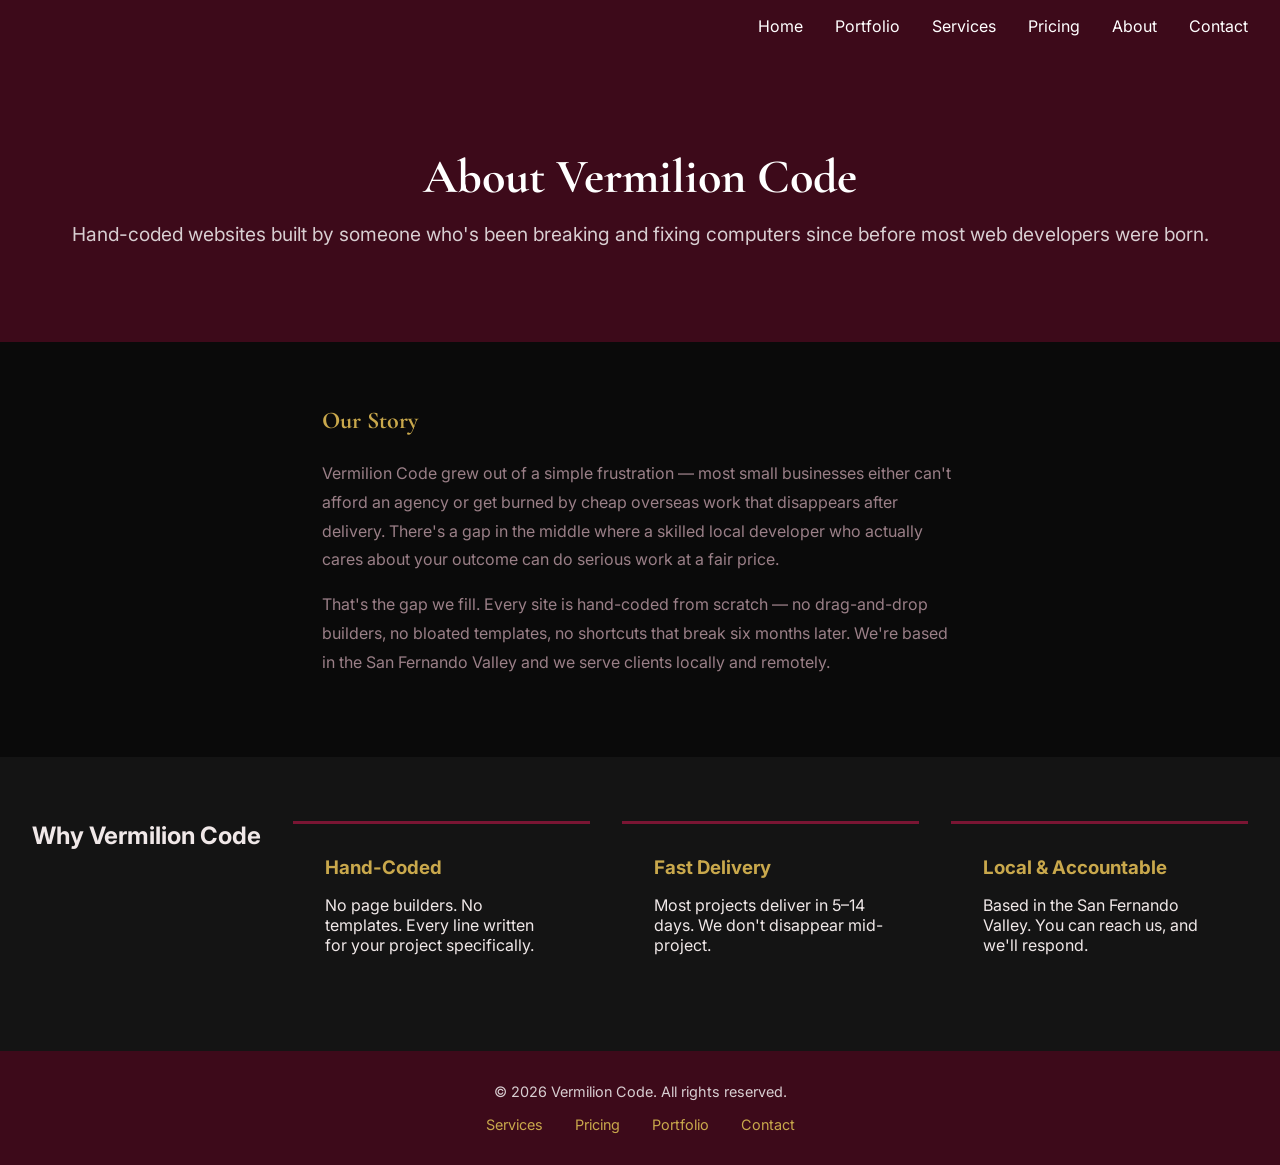
<file: pages/about.html>
<!DOCTYPE html>
<html lang="en">
    <head>
        <meta charset="UTF-8">
        <meta name="viewport" content="width=device-width, initial-scale=1.0">
        <title>About — Vermilion Code</title>

        <!-- SEO -->
        <meta name="description" content="Vermilion Code is a hand-coded web design studio based in the San Fernando Valley. We build fast, clean websites for local businesses and creatives.">
        <meta name="keywords" content="web design, local business website, hand-coded website, San Fernando Valley, small business website">
        <meta name="author" content="Vermilion Code">
        <meta name="robots" content="index, follow">

        <!-- Open Graph -->
        <meta property="og:title" content="About — Vermilion Code">
        <meta property="og:description" content="Hand-coded web design studio based in the San Fernando Valley.">
        <meta property="og:type" content="website">
        <meta property="og:url" content="https://vermilioncode.com/pages/about.html">
        <meta property="og:image" content="https://vermilioncode.com/images/og-preview.jpg">

        <!-- Twitter Card -->
        <meta name="twitter:card" content="summary_large_image">
        <meta name="twitter:title" content="About — Vermilion Code">
        <meta name="twitter:description" content="Hand-coded web design studio based in the San Fernando Valley.">
        <meta name="twitter:image" content="https://vermilioncode.com/images/og-preview.jpg">

        <!-- Fonts -->
        <link href="https://fonts.googleapis.com/css2?family=Cormorant+Garamond:wght@400;600;700&family=Inter:wght@400;500&display=swap" rel="stylesheet">

        <!-- Styles -->
        <link rel="stylesheet" href="../css/style.css">
    </head>
    <body>
        <header>
            <nav>
                <button class="nav-toggle" aria-label="Toggle navigation">☰</button>
                <a href="../index.html">Home</a>
                <a href="portfolio.html">Portfolio</a>
                <a href="services.html">Services</a>
                <a href="pricing.html">Pricing</a>
                <a href="about.html">About</a>
                <a href="contact.html">Contact</a>
            </nav>
        </header>
        <main>
            <section id="about-hero">
                <h1>About Vermilion Code</h1>
                <p>Hand-coded websites built by someone who's been breaking and fixing computers since before most web developers were born.</p>
            </section>
            <section id="our-story">
                <h2>Our Story</h2>
                <p>Vermilion Code grew out of a simple frustration — most small businesses either can't afford an agency or get burned by cheap overseas work that disappears after delivery. There's a gap in the middle where a skilled local developer who actually cares about your outcome can do serious work at a fair price.</p>
                <p>That's the gap we fill. Every site is hand-coded from scratch — no drag-and-drop builders, no bloated templates, no shortcuts that break six months later. We're based in the San Fernando Valley and we serve clients locally and remotely.</p>
            </section>
            <section id="why-us">
                <h2>Why Vermilion Code</h2>
                <div class="service-card">
                    <h3>Hand-Coded</h3>
                    <p>No page builders. No templates. Every line written for your project specifically.</p>
                </div>
                <div class="service-card">
                    <h3>Fast Delivery</h3>
                    <p>Most projects deliver in 5–14 days. We don't disappear mid-project.</p>
                </div>
                <div class="service-card">
                    <h3>Local & Accountable</h3>
                    <p>Based in the San Fernando Valley. You can reach us, and we'll respond.</p>
                </div>
            </section>
        </main>
        <footer id="site-footer">
            <p>© 2026 Vermilion Code. All rights reserved.</p>
            <div class="footer-links">
                <a href="services.html">Services</a>
                <a href="pricing.html">Pricing</a>
                <a href="portfolio.html">Portfolio</a>
                <a href="contact.html">Contact</a>
            </div>
        </footer>

        <script src="../js/nav.js"></script>
        <script src="../js/form.js"></script>
        <script src="../js/accordion.js"></script>
    </body>
</html>
</file>
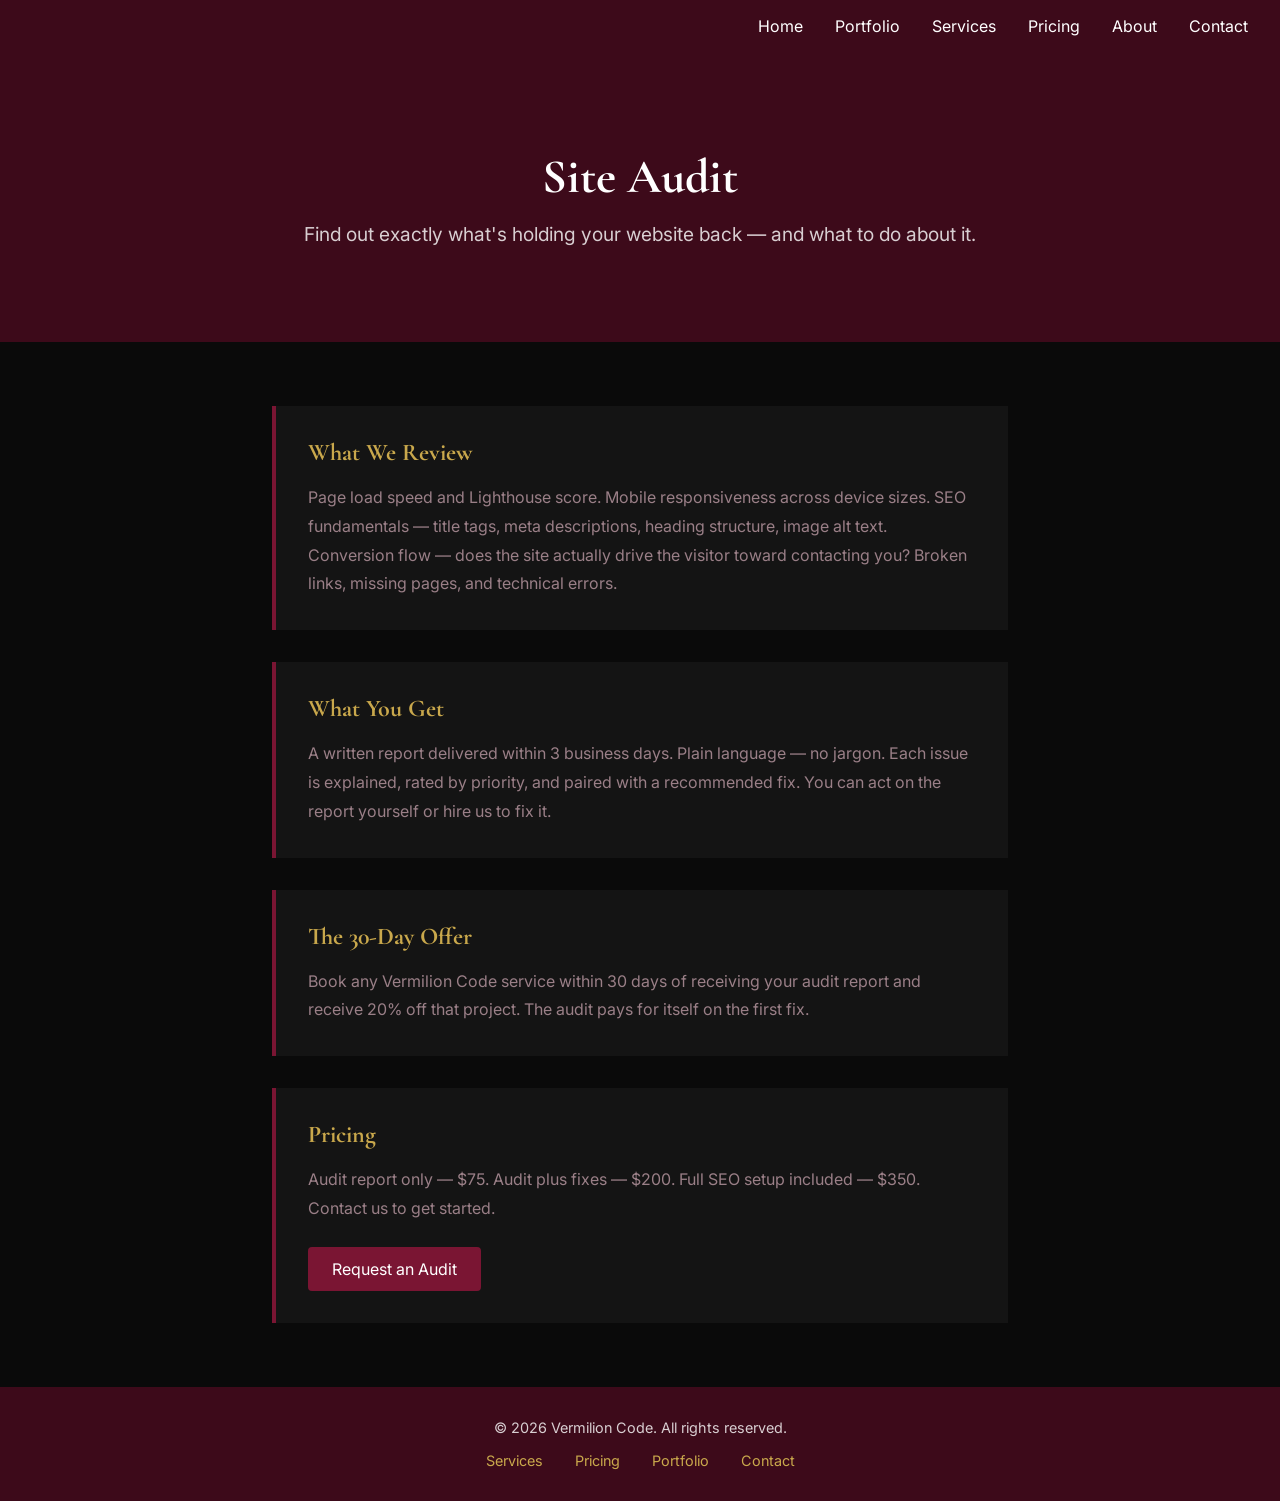
<file: pages/audit.html>
<!DOCTYPE html>
<html lang="en">
    <head>
        <meta charset="UTF-8">
        <meta name="viewport" content="width=device-width, initial-scale=1.0">
        <title>Site Audit — Vermilion Code</title>

        <!-- SEO -->
        <meta name="description" content="Get a professional site audit from Vermilion Code. We review speed, SEO, mobile, and conversion issues and deliver a written report.">
        <meta name="keywords" content="web design, site audit, SEO audit, website review, San Fernando Valley">
        <meta name="author" content="Vermilion Code">
        <meta name="robots" content="index, follow">

        <!-- Open Graph -->
        <meta property="og:title" content="Site Audit — Vermilion Code">
        <meta property="og:description" content="Professional site audit covering speed, SEO, mobile, and conversion issues.">
        <meta property="og:type" content="website">
        <meta property="og:url" content="https://vermilioncode.com/pages/audit.html">
        <meta property="og:image" content="https://vermilioncode.com/images/og-preview.jpg">

        <!-- Twitter Card -->
        <meta name="twitter:card" content="summary_large_image">
        <meta name="twitter:title" content="Site Audit — Vermilion Code">
        <meta name="twitter:description" content="Professional site audit covering speed, SEO, mobile, and conversion issues.">
        <meta name="twitter:image" content="https://vermilioncode.com/images/og-preview.jpg">

        <!-- Fonts -->
        <link href="https://fonts.googleapis.com/css2?family=Cormorant+Garamond:wght@400;600;700&family=Inter:wght@400;500&display=swap" rel="stylesheet">

        <!-- Styles -->
        <link rel="stylesheet" href="../css/style.css">
    </head>
    <body>
        <header>
            <nav>
                <button class="nav-toggle" aria-label="Toggle navigation">☰</button>
                <a href="../index.html">Home</a>
                <a href="portfolio.html">Portfolio</a>
                <a href="services.html">Services</a>
                <a href="pricing.html">Pricing</a>
                <a href="about.html">About</a>
                <a href="contact.html">Contact</a>
            </nav>
        </header>
        <main>
            <section id="services-hero">
                <h1>Site Audit</h1>
                <p>Find out exactly what's holding your website back — and what to do about it.</p>
            </section>
            <section id="services-detail">
                <div class="service-detail-card">
                    <h2>What We Review</h2>
                    <p>Page load speed and Lighthouse score. Mobile responsiveness across device sizes. SEO fundamentals — title tags, meta descriptions, heading structure, image alt text. Conversion flow — does the site actually drive the visitor toward contacting you? Broken links, missing pages, and technical errors.</p>
                </div>
                <div class="service-detail-card">
                    <h2>What You Get</h2>
                    <p>A written report delivered within 3 business days. Plain language — no jargon. Each issue is explained, rated by priority, and paired with a recommended fix. You can act on the report yourself or hire us to fix it.</p>
                </div>
                <div class="service-detail-card">
                    <h2>The 30-Day Offer</h2>
                    <p>Book any Vermilion Code service within 30 days of receiving your audit report and receive 20% off that project. The audit pays for itself on the first fix.</p>
                </div>
                <div class="service-detail-card">
                    <h2>Pricing</h2>
                    <p>Audit report only — $75. Audit plus fixes — $200. Full SEO setup included — $350. Contact us to get started.</p>
                    <a href="contact.html" class="service-cta">Request an Audit</a>
                </div>
            </section>
        </main>
        <footer id="site-footer">
            <p>© 2026 Vermilion Code. All rights reserved.</p>
            <div class="footer-links">
                <a href="services.html">Services</a>
                <a href="pricing.html">Pricing</a>
                <a href="portfolio.html">Portfolio</a>
                <a href="contact.html">Contact</a>
            </div>
        </footer>

        <script src="../js/nav.js"></script>
        <script src="../js/form.js"></script>
        <script src="../js/accordion.js"></script>
    </body>
</html>
</file>
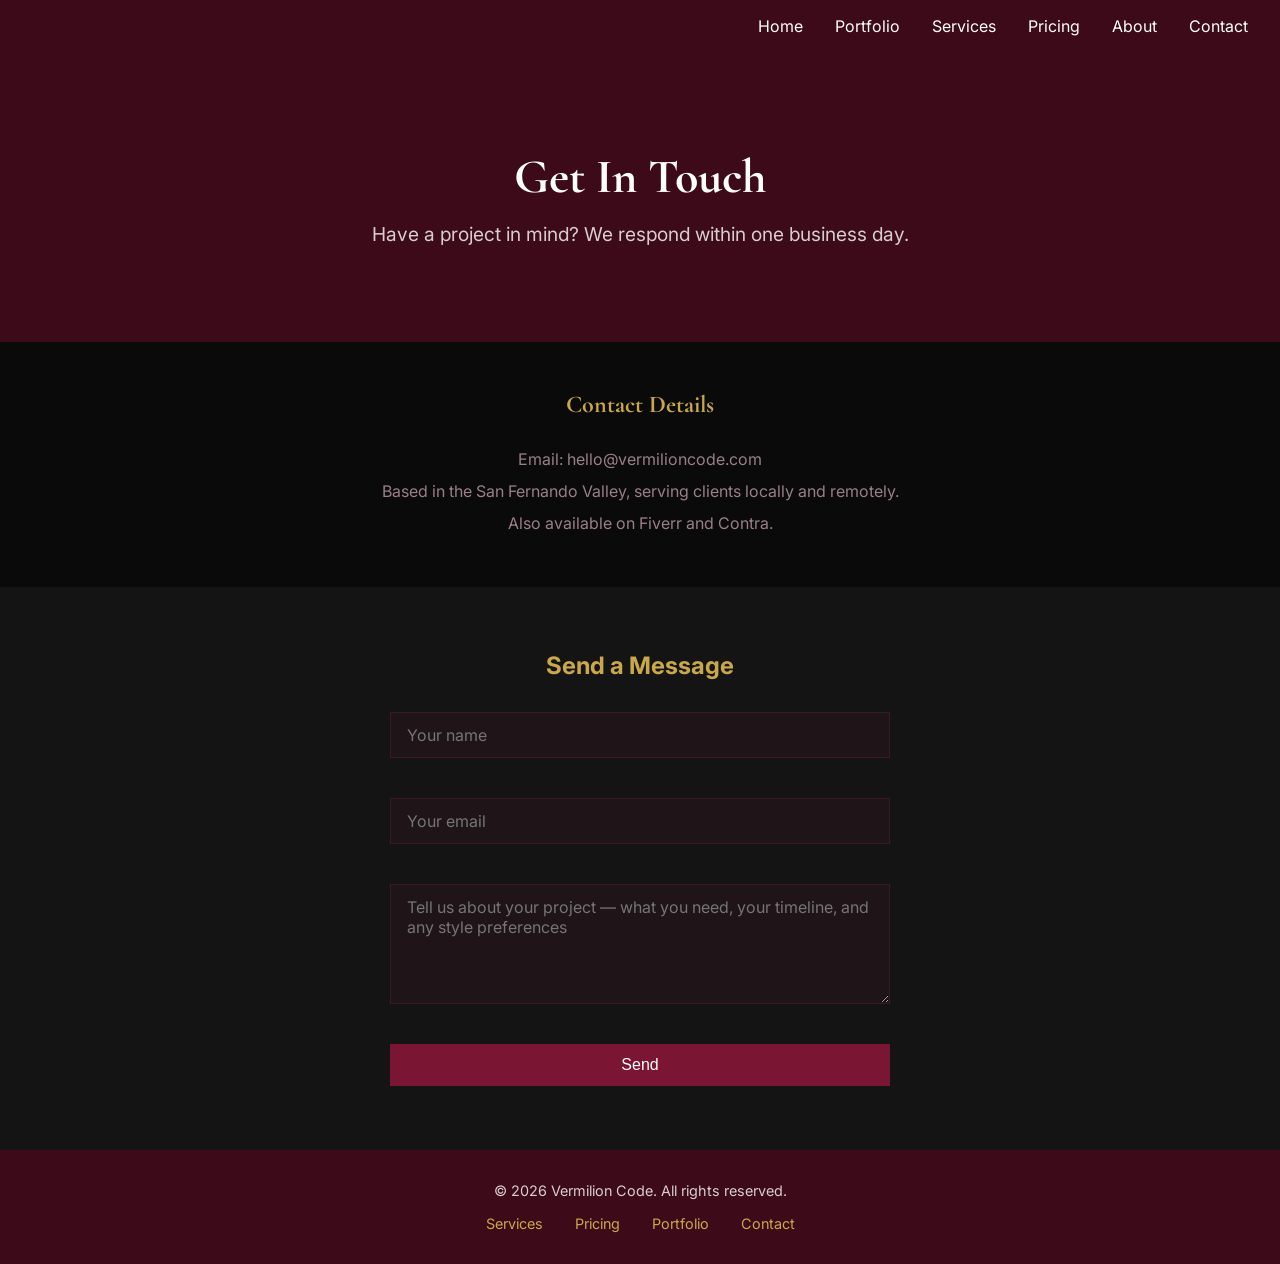
<file: pages/contact.html>
<!DOCTYPE html>
<html lang="en">
    <head>
        <meta charset="UTF-8">
        <meta name="viewport" content="width=device-width, initial-scale=1.0">
        <title>Contact — Vermilion Code</title>

        <!-- SEO -->
        <meta name="description" content="Get in touch with Vermilion Code. We respond within one business day.">
        <meta name="keywords" content="web design, local business website, hand-coded website, San Fernando Valley, small business website">
        <meta name="author" content="Vermilion Code">
        <meta name="robots" content="index, follow">

        <!-- Open Graph -->
        <meta property="og:title" content="Contact — Vermilion Code">
        <meta property="og:description" content="Get in touch with Vermilion Code. We respond within one business day.">
        <meta property="og:type" content="website">
        <meta property="og:url" content="https://vermilioncode.com/pages/contact.html">
        <meta property="og:image" content="https://vermilioncode.com/images/og-preview.jpg">

        <!-- Twitter Card -->
        <meta name="twitter:card" content="summary_large_image">
        <meta name="twitter:title" content="Contact — Vermilion Code">
        <meta name="twitter:description" content="Get in touch with Vermilion Code. We respond within one business day.">
        <meta name="twitter:image" content="https://vermilioncode.com/images/og-preview.jpg">

        <!-- Fonts -->
        <link href="https://fonts.googleapis.com/css2?family=Cormorant+Garamond:wght@400;600;700&family=Inter:wght@400;500&display=swap" rel="stylesheet">

        <!-- Styles -->
        <link rel="stylesheet" href="../css/style.css">
    </head>
    <body>
        <header>
            <nav>
                <button class="nav-toggle" aria-label="Toggle navigation">☰</button>
                <a href="../index.html">Home</a>
                <a href="portfolio.html">Portfolio</a>
                <a href="services.html">Services</a>
                <a href="pricing.html">Pricing</a>
                <a href="about.html">About</a>
                <a href="contact.html">Contact</a>
            </nav>
        </header>
        <main>
            <section id="contact-hero">
                <h1>Get In Touch</h1>
                <p>Have a project in mind? We respond within one business day.</p>
            </section>
            <section id="contact-info">
                <h2>Contact Details</h2>
                <p>Email: hello@vermilioncode.com</p>
                <p>Based in the San Fernando Valley, serving clients locally and remotely.</p>
                <p>Also available on Fiverr and Contra.</p>
            </section>
            <section id="contact">
                <h2>Send a Message</h2>
                <form id="contact-form">
                    <input type="text" id="name" placeholder="Your name">
                    <p id="name-error"></p>
                    <input type="email" id="email" placeholder="Your email">
                    <p id="email-error"></p>
                    <textarea id="message" placeholder="Tell us about your project — what you need, your timeline, and any style preferences"></textarea>
                    <p id="message-error"></p>
                    <button type="submit">Send</button>
                </form>
            </section>
        </main>
        <footer id="site-footer">
            <p>© 2026 Vermilion Code. All rights reserved.</p>
            <div class="footer-links">
                <a href="services.html">Services</a>
                <a href="pricing.html">Pricing</a>
                <a href="portfolio.html">Portfolio</a>
                <a href="contact.html">Contact</a>
            </div>
        </footer>

        <script src="../js/nav.js"></script>
        <script src="../js/form.js"></script>
        <script src="../js/accordion.js"></script>
    </body>
</html>
</file>
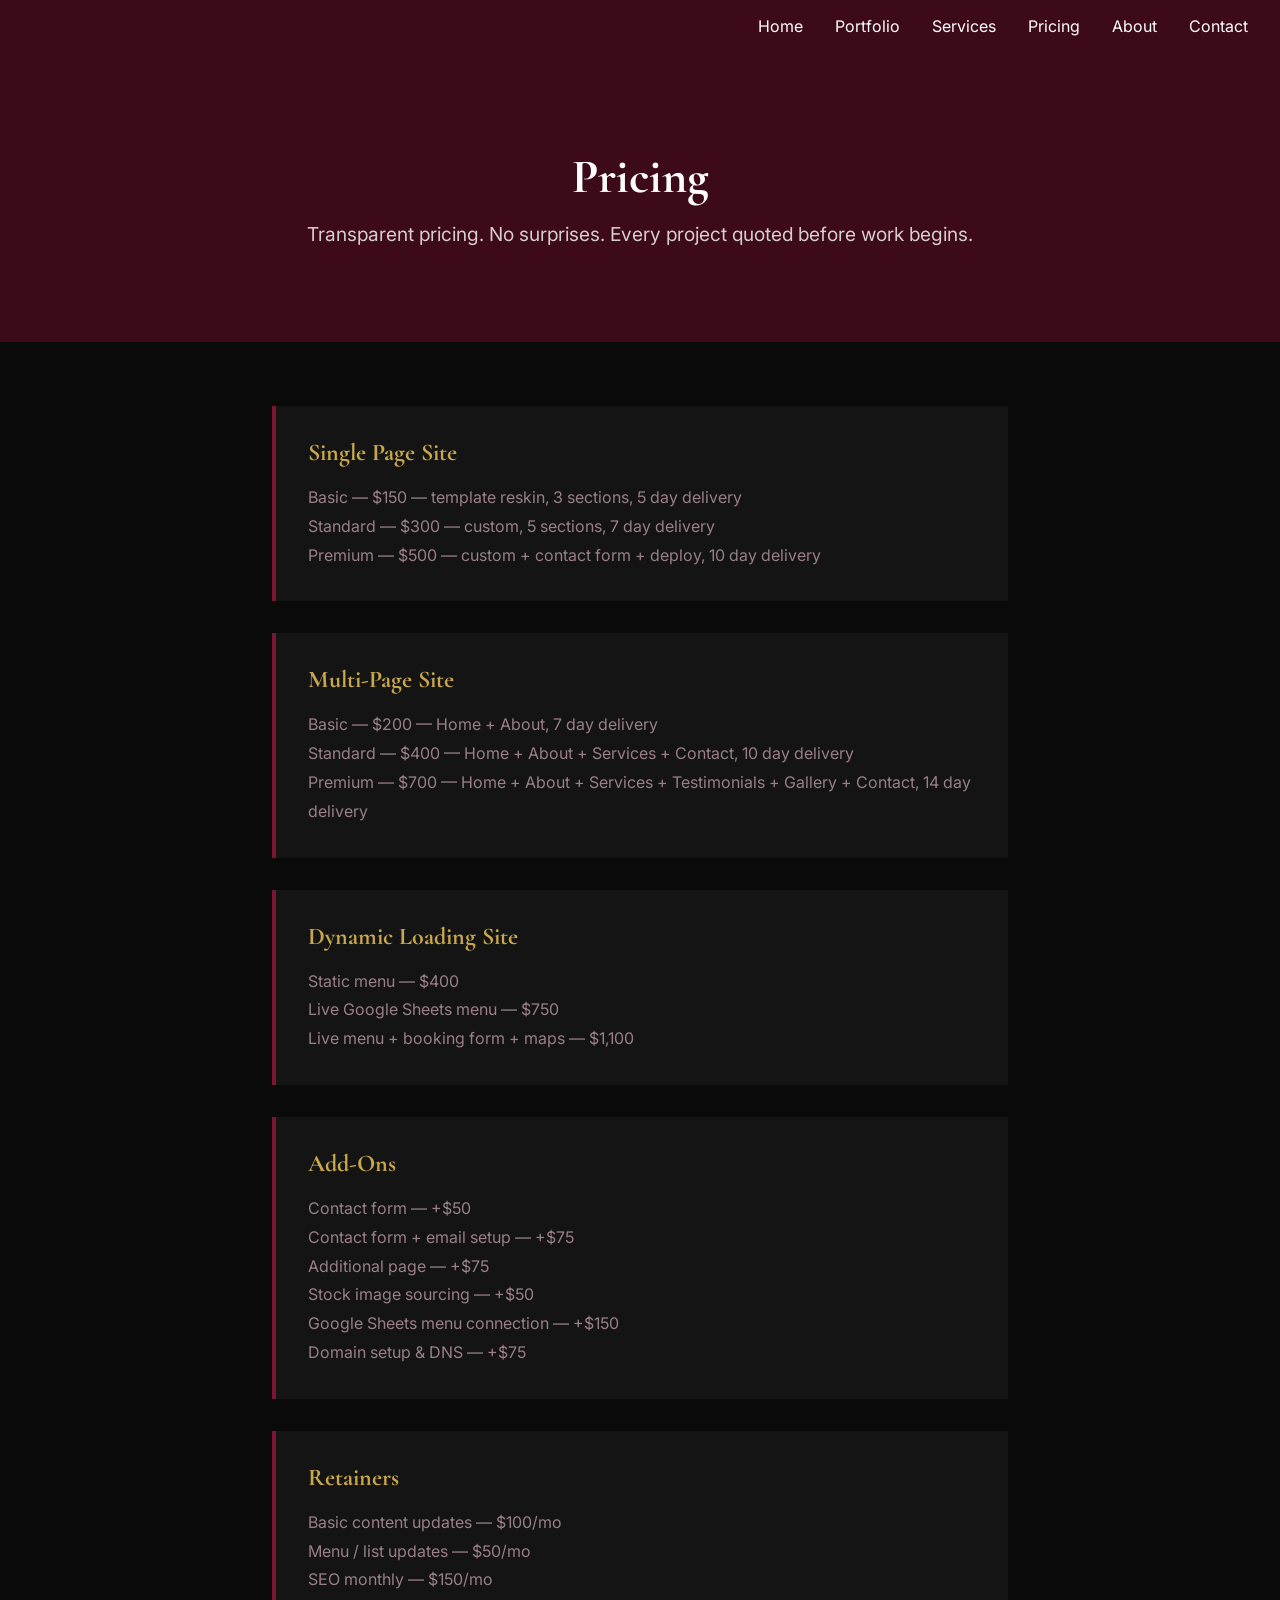
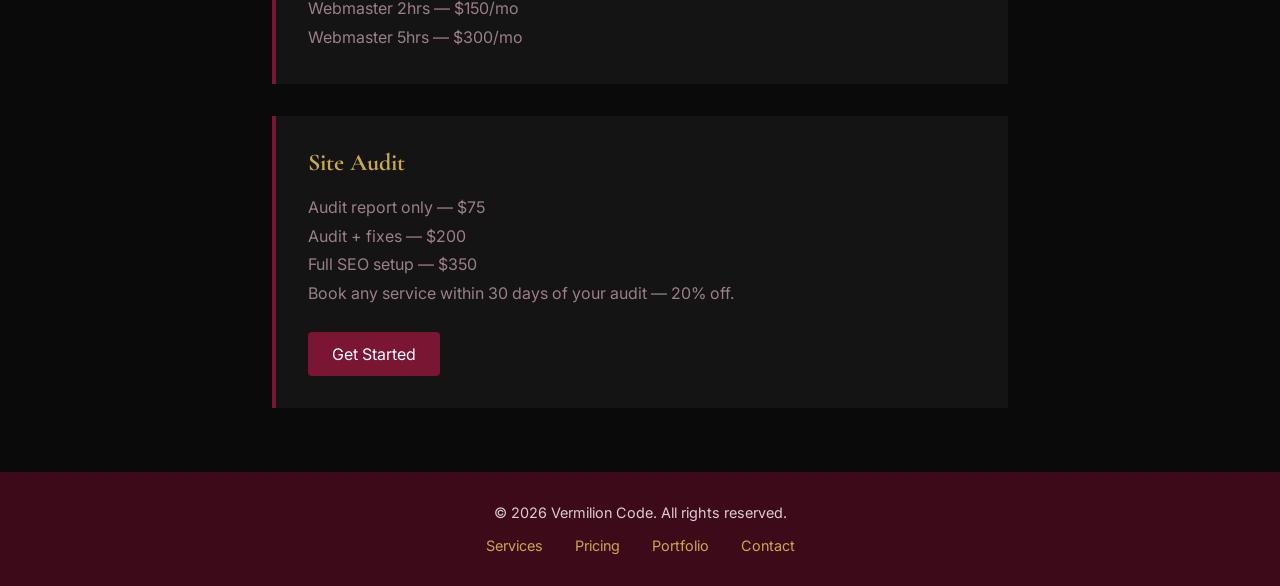
<file: pages/pricing.html>
<!DOCTYPE html>
<html lang="en">
    <head>
        <meta charset="UTF-8">
        <meta name="viewport" content="width=device-width, initial-scale=1.0">
        <title>Pricing — Vermilion Code</title>

        <!-- SEO -->
        <meta name="description" content="Clear, transparent pricing for all Vermilion Code web design packages, add-ons, and retainers.">
        <meta name="keywords" content="web design pricing, website cost, local business website, San Fernando Valley">
        <meta name="author" content="Vermilion Code">
        <meta name="robots" content="index, follow">

        <!-- Open Graph -->
        <meta property="og:title" content="Pricing — Vermilion Code">
        <meta property="og:description" content="Clear, transparent pricing for web design packages, add-ons, and retainers.">
        <meta property="og:type" content="website">
        <meta property="og:url" content="https://vermilioncode.com/pages/pricing.html">
        <meta property="og:image" content="https://vermilioncode.com/images/og-preview.jpg">

        <!-- Twitter Card -->
        <meta name="twitter:card" content="summary_large_image">
        <meta name="twitter:title" content="Pricing — Vermilion Code">
        <meta name="twitter:description" content="Clear, transparent pricing for web design packages, add-ons, and retainers.">
        <meta name="twitter:image" content="https://vermilioncode.com/images/og-preview.jpg">

        <!-- Fonts -->
        <link href="https://fonts.googleapis.com/css2?family=Cormorant+Garamond:wght@400;600;700&family=Inter:wght@400;500&display=swap" rel="stylesheet">

        <!-- Styles -->
        <link rel="stylesheet" href="../css/style.css">
    </head>
    <body>
        <header>
            <nav>
                <button class="nav-toggle" aria-label="Toggle navigation">☰</button>
                <a href="../index.html">Home</a>
                <a href="portfolio.html">Portfolio</a>
                <a href="services.html">Services</a>
                <a href="pricing.html">Pricing</a>
                <a href="about.html">About</a>
                <a href="contact.html">Contact</a>
            </nav>
        </header>
        <main>
            <section id="services-hero">
                <h1>Pricing</h1>
                <p>Transparent pricing. No surprises. Every project quoted before work begins.</p>
            </section>
            <section id="services-detail">
                <div class="service-detail-card">
                    <h2>Single Page Site</h2>
                    <p>Basic — $150 — template reskin, 3 sections, 5 day delivery</p>
                    <p>Standard — $300 — custom, 5 sections, 7 day delivery</p>
                    <p>Premium — $500 — custom + contact form + deploy, 10 day delivery</p>
                </div>
                <div class="service-detail-card">
                    <h2>Multi-Page Site</h2>
                    <p>Basic — $200 — Home + About, 7 day delivery</p>
                    <p>Standard — $400 — Home + About + Services + Contact, 10 day delivery</p>
                    <p>Premium — $700 — Home + About + Services + Testimonials + Gallery + Contact, 14 day delivery</p>
                </div>
                <div class="service-detail-card">
                    <h2>Dynamic Loading Site</h2>
                    <p>Static menu — $400</p>
                    <p>Live Google Sheets menu — $750</p>
                    <p>Live menu + booking form + maps — $1,100</p>
                </div>
                <div class="service-detail-card">
                    <h2>Add-Ons</h2>
                    <p>Contact form — +$50</p>
                    <p>Contact form + email setup — +$75</p>
                    <p>Additional page — +$75</p>
                    <p>Stock image sourcing — +$50</p>
                    <p>Google Sheets menu connection — +$150</p>
                    <p>Domain setup & DNS — +$75</p>
                </div>
                <div class="service-detail-card">
                    <h2>Retainers</h2>
                    <p>Basic content updates — $100/mo</p>
                    <p>Menu / list updates — $50/mo</p>
                    <p>SEO monthly — $150/mo</p>
                    <p>Webmaster 2hrs — $150/mo</p>
                    <p>Webmaster 5hrs — $300/mo</p>
                </div>
                <div class="service-detail-card">
                    <h2>Site Audit</h2>
                    <p>Audit report only — $75</p>
                    <p>Audit + fixes — $200</p>
                    <p>Full SEO setup — $350</p>
                    <p>Book any service within 30 days of your audit — 20% off.</p>
                    <a href="contact.html" class="service-cta">Get Started</a>
                </div>
            </section>
        </main>
        <footer id="site-footer">
            <p>© 2026 Vermilion Code. All rights reserved.</p>
            <div class="footer-links">
                <a href="services.html">Services</a>
                <a href="pricing.html">Pricing</a>
                <a href="portfolio.html">Portfolio</a>
                <a href="contact.html">Contact</a>
            </div>
        </footer>

        <script src="../js/nav.js"></script>
        <script src="../js/form.js"></script>
        <script src="../js/accordion.js"></script>
    </body>
</html>
</file>
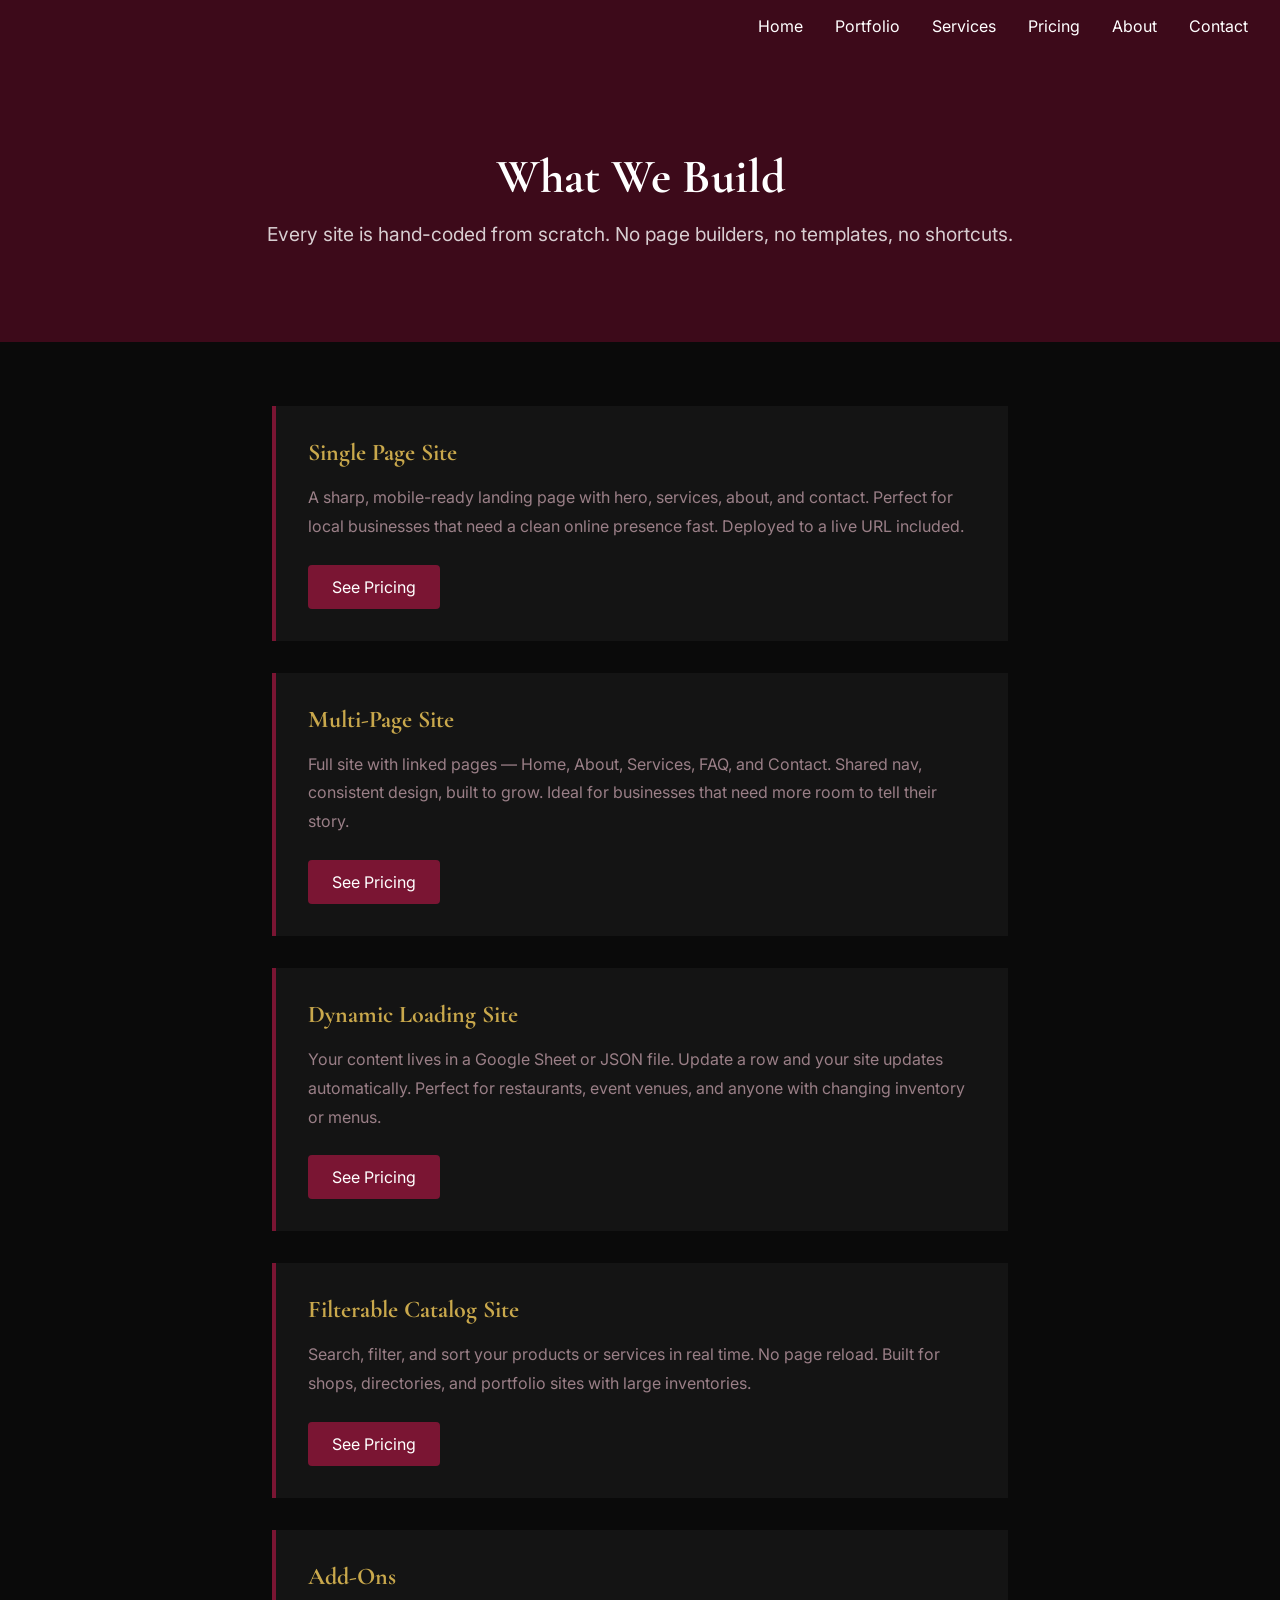
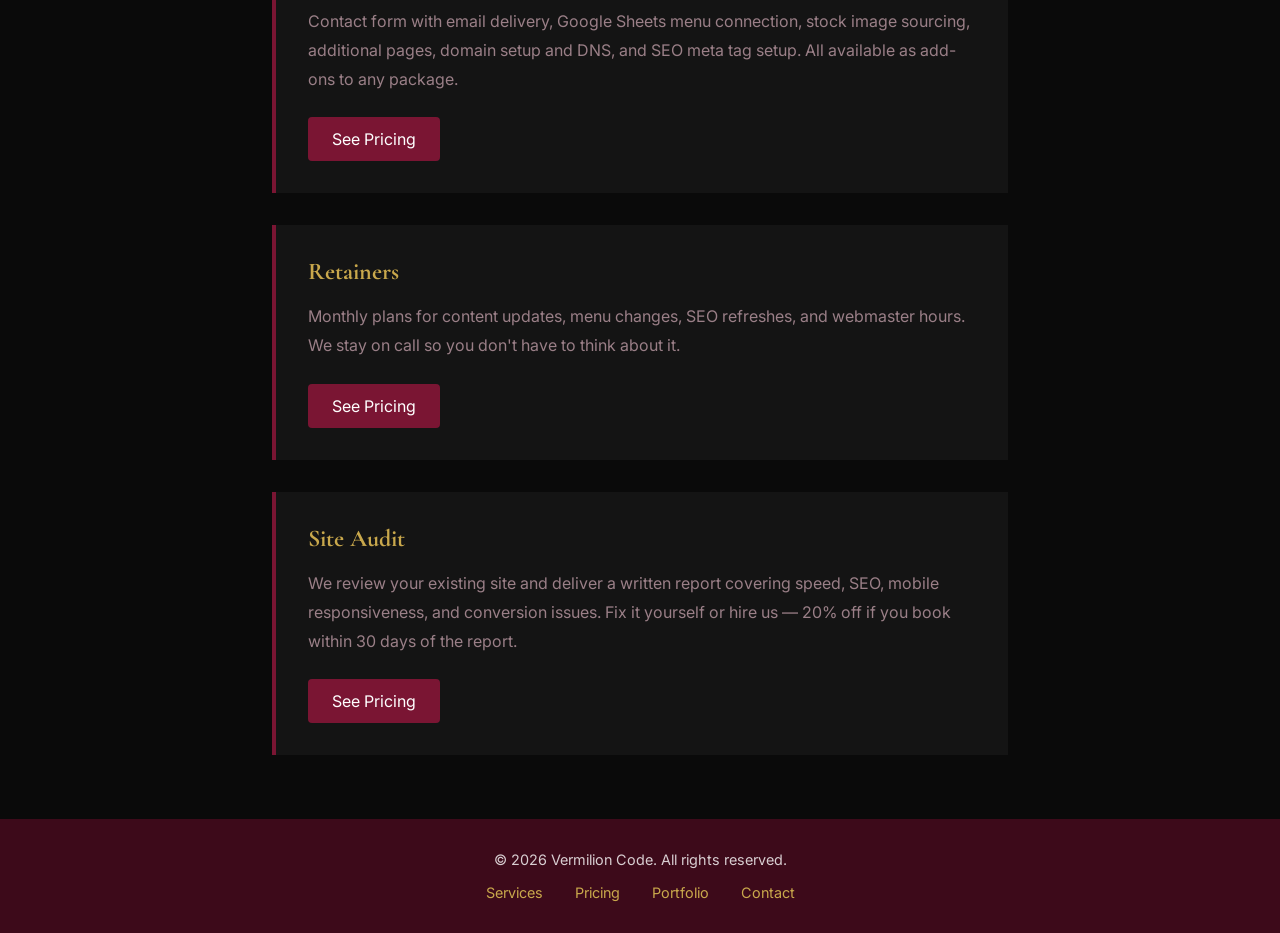
<file: pages/services.html>
<!DOCTYPE html>
<html lang="en">
    <head>
        <meta charset="UTF-8">
        <meta name="viewport" content="width=device-width, initial-scale=1.0">
        <title>Services — Vermilion Code</title>

        <!-- SEO -->
        <meta name="description" content="Vermilion Code offers hand-coded websites, add-ons, retainers, and site audits for local businesses and creatives.">
        <meta name="keywords" content="web design, local business website, hand-coded website, San Fernando Valley, small business website">
        <meta name="author" content="Vermilion Code">
        <meta name="robots" content="index, follow">

        <!-- Open Graph -->
        <meta property="og:title" content="Services — Vermilion Code">
        <meta property="og:description" content="Hand-coded websites, add-ons, retainers, and site audits for local businesses.">
        <meta property="og:type" content="website">
        <meta property="og:url" content="https://vermilioncode.com/pages/services.html">
        <meta property="og:image" content="https://vermilioncode.com/images/og-preview.jpg">

        <!-- Twitter Card -->
        <meta name="twitter:card" content="summary_large_image">
        <meta name="twitter:title" content="Services — Vermilion Code">
        <meta name="twitter:description" content="Hand-coded websites, add-ons, retainers, and site audits for local businesses.">
        <meta name="twitter:image" content="https://vermilioncode.com/images/og-preview.jpg">

        <!-- Fonts -->
        <link href="https://fonts.googleapis.com/css2?family=Cormorant+Garamond:wght@400;600;700&family=Inter:wght@400;500&display=swap" rel="stylesheet">

        <!-- Styles -->
        <link rel="stylesheet" href="../css/style.css">
    </head>
    <body>
        <header>
            <nav>
                <button class="nav-toggle" aria-label="Toggle navigation">☰</button>
                <a href="../index.html">Home</a>
                <a href="portfolio.html">Portfolio</a>
                <a href="services.html">Services</a>
                <a href="pricing.html">Pricing</a>
                <a href="about.html">About</a>
                <a href="contact.html">Contact</a>
            </nav>
        </header>
        <main>
            <section id="services-hero">
                <h1>What We Build</h1>
                <p>Every site is hand-coded from scratch. No page builders, no templates, no shortcuts.</p>
            </section>
            <section id="services-detail">
                <div class="service-detail-card">
                    <h2>Single Page Site</h2>
                    <p>A sharp, mobile-ready landing page with hero, services, about, and contact. Perfect for local businesses that need a clean online presence fast. Deployed to a live URL included.</p>
                    <a href="pricing.html" class="service-cta">See Pricing</a>
                </div>
                <div class="service-detail-card">
                    <h2>Multi-Page Site</h2>
                    <p>Full site with linked pages — Home, About, Services, FAQ, and Contact. Shared nav, consistent design, built to grow. Ideal for businesses that need more room to tell their story.</p>
                    <a href="pricing.html" class="service-cta">See Pricing</a>
                </div>
                <div class="service-detail-card">
                    <h2>Dynamic Loading Site</h2>
                    <p>Your content lives in a Google Sheet or JSON file. Update a row and your site updates automatically. Perfect for restaurants, event venues, and anyone with changing inventory or menus.</p>
                    <a href="pricing.html" class="service-cta">See Pricing</a>
                </div>
                <div class="service-detail-card">
                    <h2>Filterable Catalog Site</h2>
                    <p>Search, filter, and sort your products or services in real time. No page reload. Built for shops, directories, and portfolio sites with large inventories.</p>
                    <a href="pricing.html" class="service-cta">See Pricing</a>
                </div>
                <div class="service-detail-card">
                    <h2>Add-Ons</h2>
                    <p>Contact form with email delivery, Google Sheets menu connection, stock image sourcing, additional pages, domain setup and DNS, and SEO meta tag setup. All available as add-ons to any package.</p>
                    <a href="pricing.html" class="service-cta">See Pricing</a>
                </div>
                <div class="service-detail-card">
                    <h2>Retainers</h2>
                    <p>Monthly plans for content updates, menu changes, SEO refreshes, and webmaster hours. We stay on call so you don't have to think about it.</p>
                    <a href="pricing.html" class="service-cta">See Pricing</a>
                </div>
                <div class="service-detail-card">
                    <h2>Site Audit</h2>
                    <p>We review your existing site and deliver a written report covering speed, SEO, mobile responsiveness, and conversion issues. Fix it yourself or hire us — 20% off if you book within 30 days of the report.</p>
                    <a href="pricing.html" class="service-cta">See Pricing</a>
                </div>
            </section>
        </main>
        <footer id="site-footer">
            <p>© 2026 Vermilion Code. All rights reserved.</p>
            <div class="footer-links">
                <a href="services.html">Services</a>
                <a href="pricing.html">Pricing</a>
                <a href="portfolio.html">Portfolio</a>
                <a href="contact.html">Contact</a>
            </div>
        </footer>

        <script src="../js/nav.js"></script>
        <script src="../js/form.js"></script>
        <script src="../js/accordion.js"></script>
    </body>
</html>
</file>
<file: css/style.css>
:root {
    --color-bg: #0a0a0a;
    --color-surface: #141414;
    --color-surface-raised: #1f1418;
    --color-primary: #3d0a1a;
    --color-accent: #7a1533;
    --color-accent-hover: #9e1d42;
    --color-gold: #c9a84c;
    --color-text: #f0e8e8;
    --color-text-muted: #9a7f87;
    --color-border: #3a1a24;
    --font-heading: 'Cormorant Garamond', serif;
    --font-body: 'Inter', sans-serif;
}

* {
    margin: 0;
    padding: 0;
    box-sizing: border-box;
}

body {
    background-color: var(--color-bg);
    color: var(--color-text);
    font-family: var(--font-body);
}

nav {
    display: flex;
    justify-content: flex-end;
    padding: 1rem 2rem;
    background-color: var(--color-primary);
}

nav a {
    color: #ffffff;
    text-decoration: none;
    margin-left: 2rem;
}

#hero {
    padding: 8rem 2rem;
    text-align: center;
    background-image: url('../images/hero.jpg');
    background-size: cover;
    background-position: center;
    position: relative;
    overflow: hidden;
}

#hero::before {
    content: '';
    position: absolute;
    inset: 0;
    background: rgba(0,0,0,0.55);
    z-index: 0;
}

#hero * {
    position: relative;
    z-index: 1;
}

#hero h1 {
    font-family: var(--font-heading);
    font-size: 4rem;
    color: #ffffff;
    margin-bottom: 1rem;
}

#hero p {
    font-size: 1.2rem;
    color: var(--color-text-muted);
    margin-bottom: 2rem;
}

#hero a {
    background-color: var(--color-accent);
    color: #ffffff;
    padding: 1rem 2rem;
    text-decoration: none;
    border-radius: 4px;
}

#services {
    padding: 4rem 2rem;
    display: flex;
    justify-content: center;
    gap: 2rem;
}

.service-card {
    background-color: var(--color-surface);
    padding: 2rem;
    flex: 1;
    max-width: 300px;
    border-top: 3px solid var(--color-accent);
}

.service-card h3 {
    color: var(--color-gold);
    margin-bottom: 1rem;
}

#about {
    padding: 4rem 2rem;
    text-align: center;
    max-width: 700px;
    margin: 0 auto;
}

#faq {
    padding: 4rem 2rem;
    max-width: 700px;
    margin: 0 auto;
}

#faq h2 {
    color: var(--color-gold);
    margin-bottom: 2rem;
}

.faq-item {
    border-bottom: 1px solid var(--color-border);
    padding: 1rem 0;
}

.faq-question {
    background: none;
    border: none;
    font-size: 1rem;
    font-weight: 600;
    color: var(--color-text);
    cursor: pointer;
    text-align: left;
    width: 100%;
    padding: 0.5rem 0;
}

.faq-answer {
    display: none;
    padding: 0.5rem 0 1rem 0;
    color: var(--color-text-muted);
}

.faq-answer.open {
    display: block;
}

#contact {
    padding: 4rem 2rem;
    text-align: center;
    background-color: var(--color-surface);
}

#contact h2 {
    color: var(--color-gold);
    margin-bottom: 1rem;
}

#contact p {
    margin-bottom: 0.5rem;
    color: var(--color-text-muted);
}

#contact form {
    margin-top: 2rem;
    display: flex;
    flex-direction: column;
    gap: 1rem;
    max-width: 500px;
    margin-left: auto;
    margin-right: auto;
}

#contact input,
#contact textarea {
    padding: 0.75rem 1rem;
    border: 1px solid var(--color-border);
    background-color: var(--color-surface-raised);
    color: var(--color-text);
    font-family: var(--font-body);
    font-size: 1rem;
}

#contact textarea {
    height: 120px;
    resize: vertical;
}

#contact button {
    background-color: var(--color-accent);
    color: #ffffff;
    padding: 0.75rem;
    border: none;
    font-size: 1rem;
    cursor: pointer;
}

#contact button:hover {
    background-color: var(--color-accent-hover);
    cursor: pointer;
}

.nav-toggle {
    display: none;
}

@media (max-width: 768px) {
    nav {
        justify-content: space-between;
        align-items: center;
    }

    #services {
        flex-direction: column;
        align-items: center;
    }

    .service-card {
        max-width: 100%;
        width: 100%;
    }

    .nav-toggle {
        display: block;
        background: none;
        border: none;
        color: #ffffff;
        font-size: 1.5rem;
        cursor: pointer;
    }

    nav a {
        display: none;
    }

    nav.nav-open a {
        display: block;
        margin: 0.5rem 0;
    }
}

/* =============================
   ABOUT PAGE
   ============================= */

#about-hero {
    padding: 6rem 2rem;
    text-align: center;
    background-color: var(--color-primary);
}

#about-hero h1 {
    font-family: var(--font-heading);
    font-size: 3rem;
    color: #ffffff;
    margin-bottom: 1rem;
}

#about-hero p {
    font-size: 1.2rem;
    color: #ffffffcc;
}

#our-story {
    padding: 4rem 2rem;
    max-width: 700px;
    margin: 0 auto;
}

#our-story h2 {
    font-family: var(--font-heading);
    color: var(--color-gold);
    margin-bottom: 1.5rem;
}

#our-story p {
    color: var(--color-text-muted);
    line-height: 1.8;
    margin-bottom: 1rem;
}

#our-story img {
    width: 100%;
    height: 300px;
    object-fit: cover;
    margin-bottom: 1.5rem;
}

#why-us {
    padding: 4rem 2rem;
    background-color: var(--color-surface);
    display: flex;
    justify-content: center;
    gap: 2rem;
}

@media (max-width: 768px) {
    #why-us {
        flex-direction: column;
        align-items: center;
    }
}

/* =============================
   END ABOUT PAGE
   ============================= */

/* =============================
   SERVICES PAGE
   ============================= */

#services-hero {
    padding: 6rem 2rem;
    text-align: center;
    background-color: var(--color-primary);
}

#services-hero h1 {
    font-family: var(--font-heading);
    font-size: 3rem;
    color: #ffffff;
    margin-bottom: 1rem;
}

#services-hero p {
    font-size: 1.2rem;
    color: #ffffffcc;
}

#services-detail {
    padding: 4rem 2rem;
    max-width: 800px;
    margin: 0 auto;
    display: flex;
    flex-direction: column;
    gap: 2rem;
}

.service-detail-card {
    background-color: var(--color-surface);
    padding: 2rem;
    border-left: 4px solid var(--color-accent);
}

.service-detail-card h2 {
    font-family: var(--font-heading);
    color: var(--color-gold);
    margin-bottom: 1rem;
}

.service-detail-card p {
    color: var(--color-text-muted);
    line-height: 1.8;
}

.service-detail-card img {
    width: 100%;
    height: 200px;
    object-fit: cover;
    margin-bottom: 1rem;
}

.service-cta {
    display: inline-block;
    margin-top: 1.5rem;
    background-color: var(--color-accent);
    color: #ffffff;
    padding: 0.75rem 1.5rem;
    text-decoration: none;
    border-radius: 4px;
}

.service-cta:hover {
    background-color: var(--color-accent-hover);
}

/* =============================
   END SERVICES PAGE
   ============================= */

/* =============================
   FAQ PAGE
   ============================= */

#faq-hero {
    padding: 6rem 2rem;
    text-align: center;
    background-color: var(--color-primary);
}

#faq-hero h1 {
    font-family: var(--font-heading);
    font-size: 3rem;
    color: #ffffff;
    margin-bottom: 1rem;
}

#faq-hero p {
    font-size: 1.2rem;
    color: #ffffffcc;
}

/* =============================
   END FAQ PAGE
   ============================= */

/* =============================
   CONTACT PAGE
   ============================= */

#contact-hero {
    padding: 6rem 2rem;
    text-align: center;
    background-color: var(--color-primary);
}

#contact-hero h1 {
    font-family: var(--font-heading);
    font-size: 3rem;
    color: #ffffff;
    margin-bottom: 1rem;
}

#contact-hero p {
    font-size: 1.2rem;
    color: #ffffffcc;
}

#contact-info {
    padding: 3rem 2rem;
    max-width: 700px;
    margin: 0 auto;
    text-align: center;
}

#contact-info h2 {
    font-family: var(--font-heading);
    color: var(--color-gold);
    margin-bottom: 1.5rem;
}

#contact-info p {
    color: var(--color-text-muted);
    line-height: 2;
}

#contact-info img {
    width: 100%;
    height: 250px;
    object-fit: cover;
    margin-bottom: 2rem;
}

/* =============================
   END CONTACT PAGE
   ============================= */

/* =============================
   MENU PAGE
   ============================= */

#menu-hero {
    padding: 6rem 2rem;
    text-align: center;
    background-color: var(--color-primary);
}

#menu-hero h1 {
    font-family: var(--font-heading);
    font-size: 3rem;
    color: #ffffff;
    margin-bottom: 1rem;
}

#menu-hero p {
    font-size: 1.2rem;
    color: #ffffffcc;
}

#menu {
    padding: 4rem 2rem;
    max-width: 900px;
    margin: 0 auto;
}

#menu-loading,
#menu-error {
    text-align: center;
    padding: 2rem;
    color: var(--color-text-muted);
}

.menu-category {
    margin-bottom: 3rem;
}

.menu-category h2 {
    font-family: var(--font-heading);
    color: var(--color-gold);
    margin-bottom: 1.5rem;
    padding-bottom: 0.5rem;
    border-bottom: 2px solid var(--color-accent);
}

.menu-item {
    display: flex;
    gap: 1.5rem;
    align-items: flex-start;
    padding: 1rem 0;
    border-bottom: 1px solid var(--color-border);
}

.menu-item img {
    width: 100px;
    height: 100px;
    object-fit: cover;
    flex-shrink: 0;
    border-radius: 4px;
}

.menu-item-header {
    display: flex;
    justify-content: space-between;
    align-items: flex-start;
    margin-bottom: 0.5rem;
}

.menu-item-header h3 {
    color: var(--color-gold);
    font-size: 1rem;
    font-weight: 600;
}

.menu-item-price {
    color: var(--color-accent);
    font-weight: 700;
    white-space: nowrap;
    margin-left: 1rem;
}

.menu-item p {
    color: var(--color-text-muted);
    font-size: 0.9rem;
    line-height: 1.6;
}

.menu-item-content {
    flex: 1;
}

/* =============================
   END MENU PAGE
   ============================= */

/* =============================
   FOOTER
   ============================= */

#site-footer {
    padding: 2rem;
    text-align: center;
    background-color: var(--color-primary);
    color: #ffffffcc;
    font-size: 0.9rem;
}

#site-footer p {
    margin-bottom: 0.5rem;
}

#site-footer a {
    color: var(--color-gold);
    text-decoration: none;
}

#site-footer .footer-links {
    margin-top: 1rem;
    display: flex;
    justify-content: center;
    gap: 2rem;
}

/* =============================
   END FOOTER
   ============================= */
</file>
